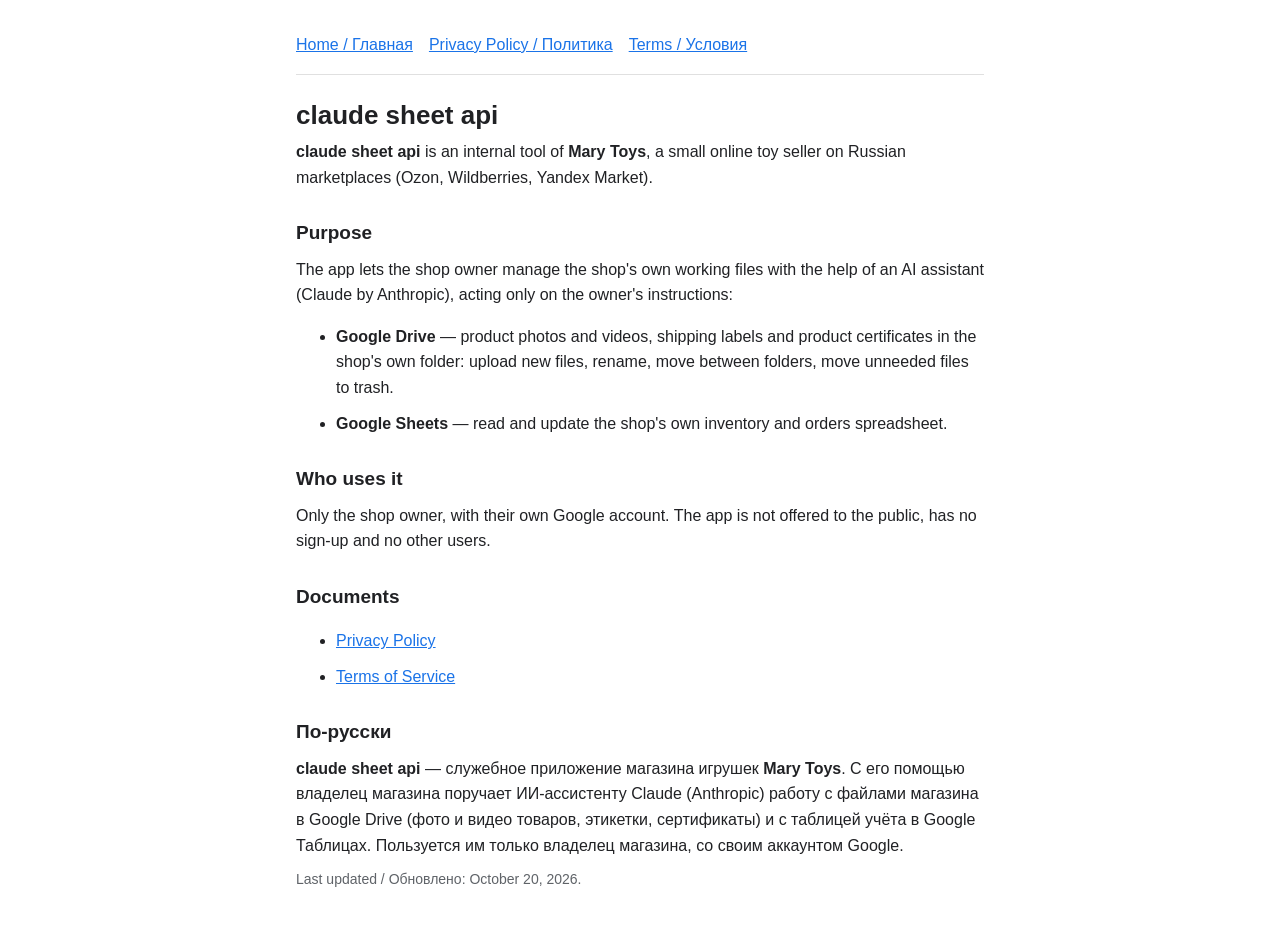
<file: index.html>
<!doctype html>
<html lang="en">
<head>
<meta charset="utf-8">
<meta name="viewport" content="width=device-width, initial-scale=1">
<title>claude sheet api — Mary Toys</title>
<meta name="description" content="claude sheet api — internal tool of the Mary Toys shop for managing the shop’s own Google Drive files and Google Sheets.">
<link rel="stylesheet" href="style.css">
</head>
<body>
<main>
<nav><a href="./">Home / Главная</a><a href="privacy.html">Privacy Policy / Политика</a><a href="terms.html">Terms / Условия</a></nav>
<h1>claude sheet api</h1>
<p><strong>claude sheet api</strong> is an internal tool of <strong>Mary Toys</strong>, a small online toy seller
on Russian marketplaces (Ozon, Wildberries, Yandex Market).</p>
<h2>Purpose</h2>
<p>The app lets the shop owner manage the shop's own working files with the help of an AI assistant
(Claude by Anthropic), acting only on the owner's instructions:</p>
<ul>
<li><strong>Google Drive</strong> — product photos and videos, shipping labels and product certificates in the
shop's own folder: upload new files, rename, move between folders, move unneeded files to trash.</li>
<li><strong>Google Sheets</strong> — read and update the shop's own inventory and orders spreadsheet.</li>
</ul>
<h2>Who uses it</h2>
<p>Only the shop owner, with their own Google account. The app is not offered to the public, has no sign-up
and no other users.</p>
<h2>Documents</h2>
<ul>
<li><a href="privacy.html">Privacy Policy</a></li>
<li><a href="terms.html">Terms of Service</a></li>
</ul>
<h2>По-русски</h2>
<p><strong>claude sheet api</strong> — служебное приложение магазина игрушек <strong>Mary Toys</strong>.
С его помощью владелец магазина поручает ИИ-ассистенту Claude (Anthropic) работу с файлами магазина в Google Drive
(фото и видео товаров, этикетки, сертификаты) и с таблицей учёта в Google Таблицах. Пользуется им только владелец
магазина, со своим аккаунтом Google.</p>
<p class="muted">Last updated / Обновлено: October 20, 2026.</p>
</main>
</body>
</html>
</file>
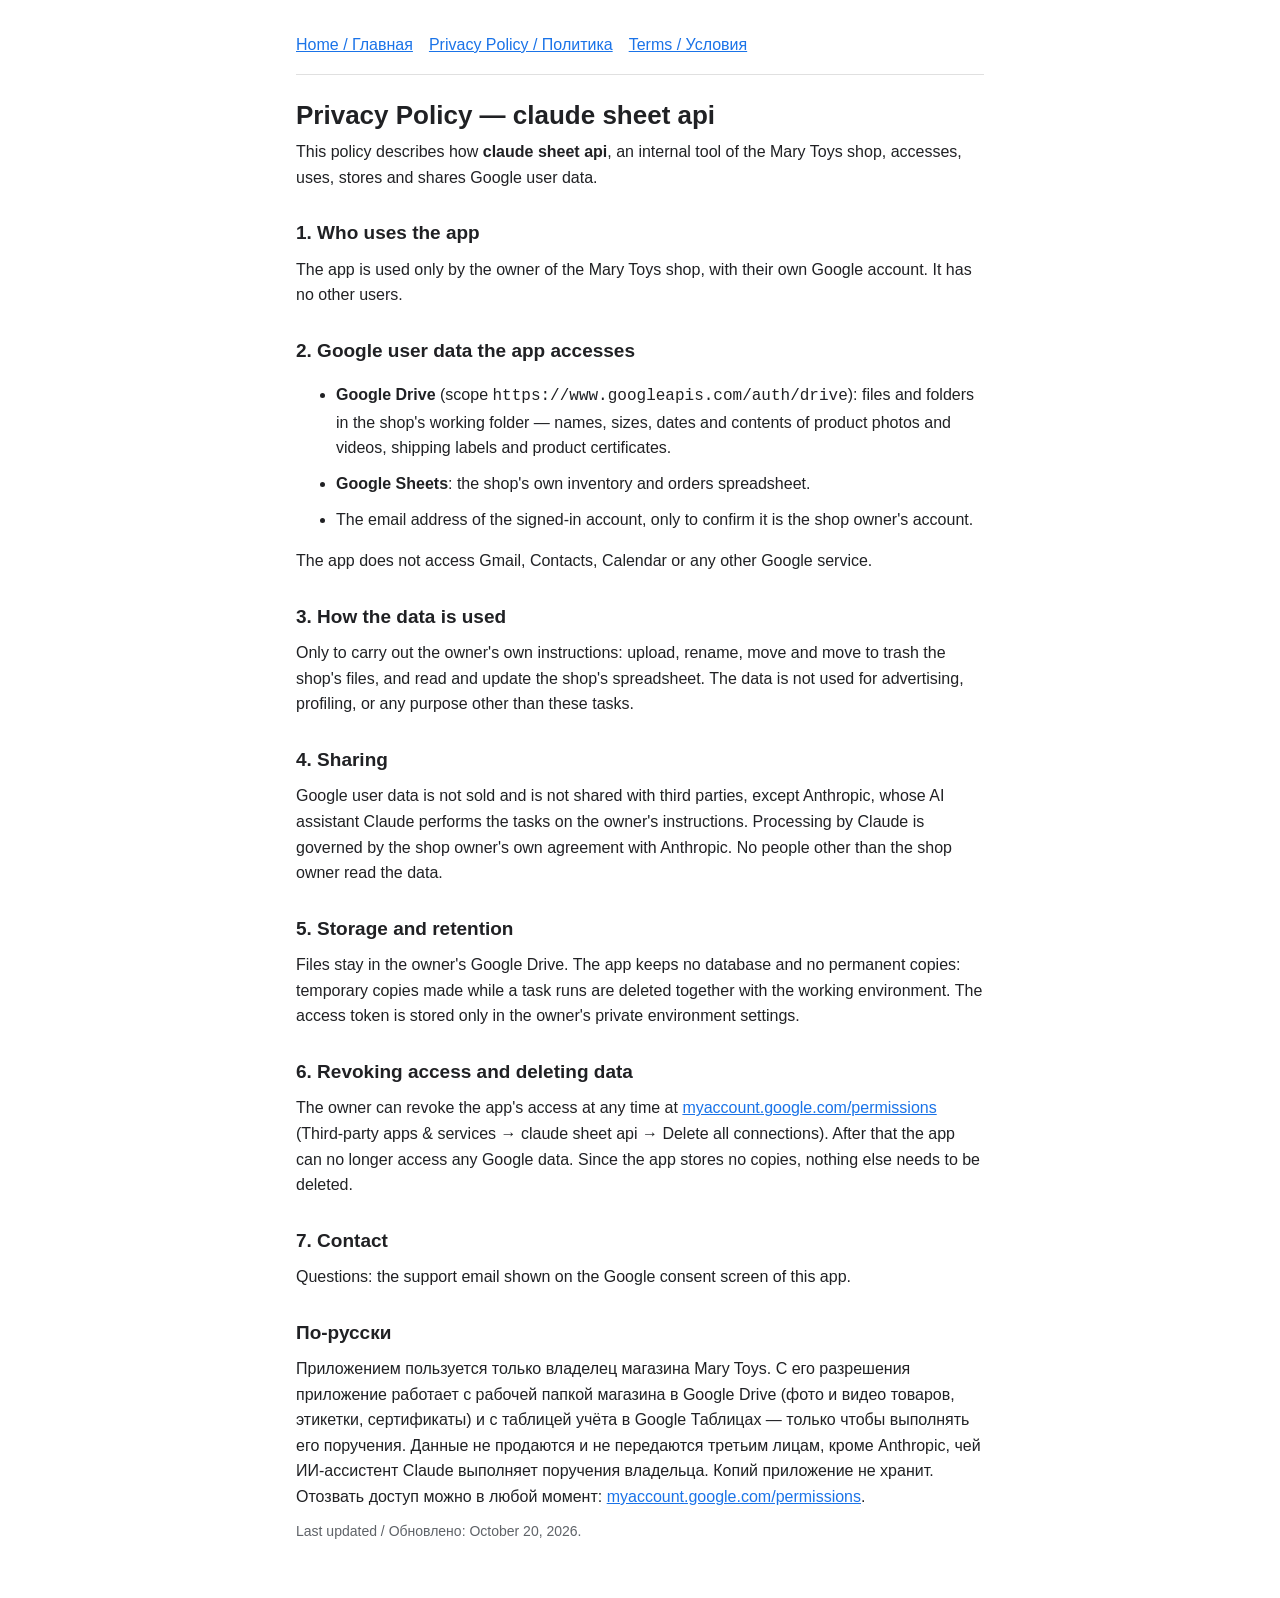
<file: privacy.html>
<!doctype html>
<html lang="en">
<head>
<meta charset="utf-8">
<meta name="viewport" content="width=device-width, initial-scale=1">
<title>Privacy Policy — claude sheet api (Mary Toys)</title>
<meta name="description" content="claude sheet api — internal tool of the Mary Toys shop for managing the shop’s own Google Drive files and Google Sheets.">
<link rel="stylesheet" href="style.css">
</head>
<body>
<main>
<nav><a href="./">Home / Главная</a><a href="privacy.html">Privacy Policy / Политика</a><a href="terms.html">Terms / Условия</a></nav>
<h1>Privacy Policy — claude sheet api</h1>
<p>This policy describes how <strong>claude sheet api</strong>, an internal tool of the Mary Toys shop, accesses,
uses, stores and shares Google user data.</p>
<h2>1. Who uses the app</h2>
<p>The app is used only by the owner of the Mary Toys shop, with their own Google account. It has no other users.</p>
<h2>2. Google user data the app accesses</h2>
<ul>
<li><strong>Google Drive</strong> (scope <code>https://www.googleapis.com/auth/drive</code>): files and folders in the
shop's working folder — names, sizes, dates and contents of product photos and videos, shipping labels and product
certificates.</li>
<li><strong>Google Sheets</strong>: the shop's own inventory and orders spreadsheet.</li>
<li>The email address of the signed-in account, only to confirm it is the shop owner's account.</li>
</ul>
<p>The app does not access Gmail, Contacts, Calendar or any other Google service.</p>
<h2>3. How the data is used</h2>
<p>Only to carry out the owner's own instructions: upload, rename, move and move to trash the shop's files, and read
and update the shop's spreadsheet. The data is not used for advertising, profiling, or any purpose other than these
tasks.</p>
<h2>4. Sharing</h2>
<p>Google user data is not sold and is not shared with third parties, except Anthropic, whose AI assistant Claude
performs the tasks on the owner's instructions. Processing by Claude is governed by the shop owner's own agreement
with Anthropic. No people other than the shop owner read the data.</p>
<h2>5. Storage and retention</h2>
<p>Files stay in the owner's Google Drive. The app keeps no database and no permanent copies: temporary copies made
while a task runs are deleted together with the working environment. The access token is stored only in the owner's
private environment settings.</p>
<h2>6. Revoking access and deleting data</h2>
<p>The owner can revoke the app's access at any time at
<a href="https://myaccount.google.com/permissions">myaccount.google.com/permissions</a> (Third-party apps &amp;
services → claude sheet api → Delete all connections). After that the app can no longer access any Google data.
Since the app stores no copies, nothing else needs to be deleted.</p>
<h2>7. Contact</h2>
<p>Questions: the support email shown on the Google consent screen of this app.</p>
<h2>По-русски</h2>
<p>Приложением пользуется только владелец магазина Mary Toys. С его разрешения приложение работает с рабочей
папкой магазина в Google Drive (фото и видео товаров, этикетки, сертификаты) и с таблицей учёта в Google Таблицах —
только чтобы выполнять его поручения. Данные не продаются и не передаются третьим лицам, кроме Anthropic, чей
ИИ-ассистент Claude выполняет поручения владельца. Копий приложение не хранит. Отозвать доступ можно в любой момент:
<a href="https://myaccount.google.com/permissions">myaccount.google.com/permissions</a>.</p>
<p class="muted">Last updated / Обновлено: October 20, 2026.</p>
</main>
</body>
</html>
</file>
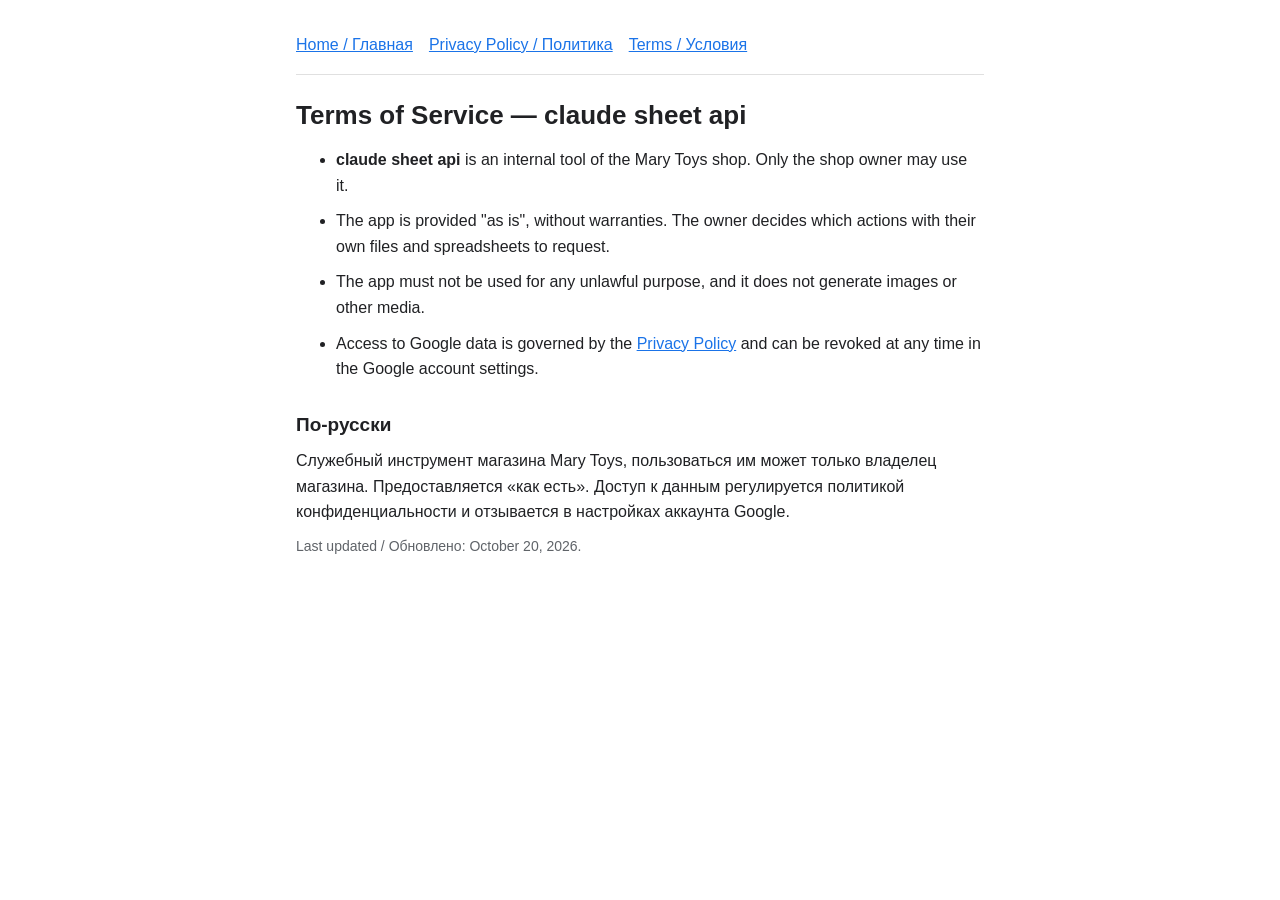
<file: terms.html>
<!doctype html>
<html lang="en">
<head>
<meta charset="utf-8">
<meta name="viewport" content="width=device-width, initial-scale=1">
<title>Terms of Service — claude sheet api (Mary Toys)</title>
<meta name="description" content="claude sheet api — internal tool of the Mary Toys shop for managing the shop’s own Google Drive files and Google Sheets.">
<link rel="stylesheet" href="style.css">
</head>
<body>
<main>
<nav><a href="./">Home / Главная</a><a href="privacy.html">Privacy Policy / Политика</a><a href="terms.html">Terms / Условия</a></nav>
<h1>Terms of Service — claude sheet api</h1>
<ul>
<li><strong>claude sheet api</strong> is an internal tool of the Mary Toys shop. Only the shop owner may use it.</li>
<li>The app is provided "as is", without warranties. The owner decides which actions with their own files and
spreadsheets to request.</li>
<li>The app must not be used for any unlawful purpose, and it does not generate images or other media.</li>
<li>Access to Google data is governed by the <a href="privacy.html">Privacy Policy</a> and can be revoked at any time
in the Google account settings.</li>
</ul>
<h2>По-русски</h2>
<p>Служебный инструмент магазина Mary Toys, пользоваться им может только владелец магазина. Предоставляется «как
есть». Доступ к данным регулируется политикой конфиденциальности и отзывается в настройках аккаунта Google.</p>
<p class="muted">Last updated / Обновлено: October 20, 2026.</p>
</main>
</body>
</html>
</file>
<file: style.css>
:root { --bg: #ffffff; --fg: #202124; --muted: #5f6368; --line: #e0e0e0; --link: #1a73e8; }
@media (prefers-color-scheme: dark) { :root { --bg: #1f1f1f; --fg: #e8eaed; --muted: #9aa0a6; --line: #3c4043; --link: #8ab4f8; } }
* { box-sizing: border-box; }
body { margin: 0; background: var(--bg); color: var(--fg); font: 16px/1.6 -apple-system, "Segoe UI", Roboto, Arial, sans-serif; }
main { max-width: 720px; margin: 0 auto; padding: 32px 16px 48px; }
h1 { font-size: 26px; line-height: 1.25; margin: 0 0 8px; }
h2 { font-size: 19px; margin: 28px 0 8px; }
p, li { margin: 0 0 10px; }
.muted { color: var(--muted); font-size: 14px; }
nav { display: flex; flex-wrap: wrap; gap: 16px; padding-bottom: 16px; margin-bottom: 24px; border-bottom: 1px solid var(--line); }
a { color: var(--link); }
</file>
